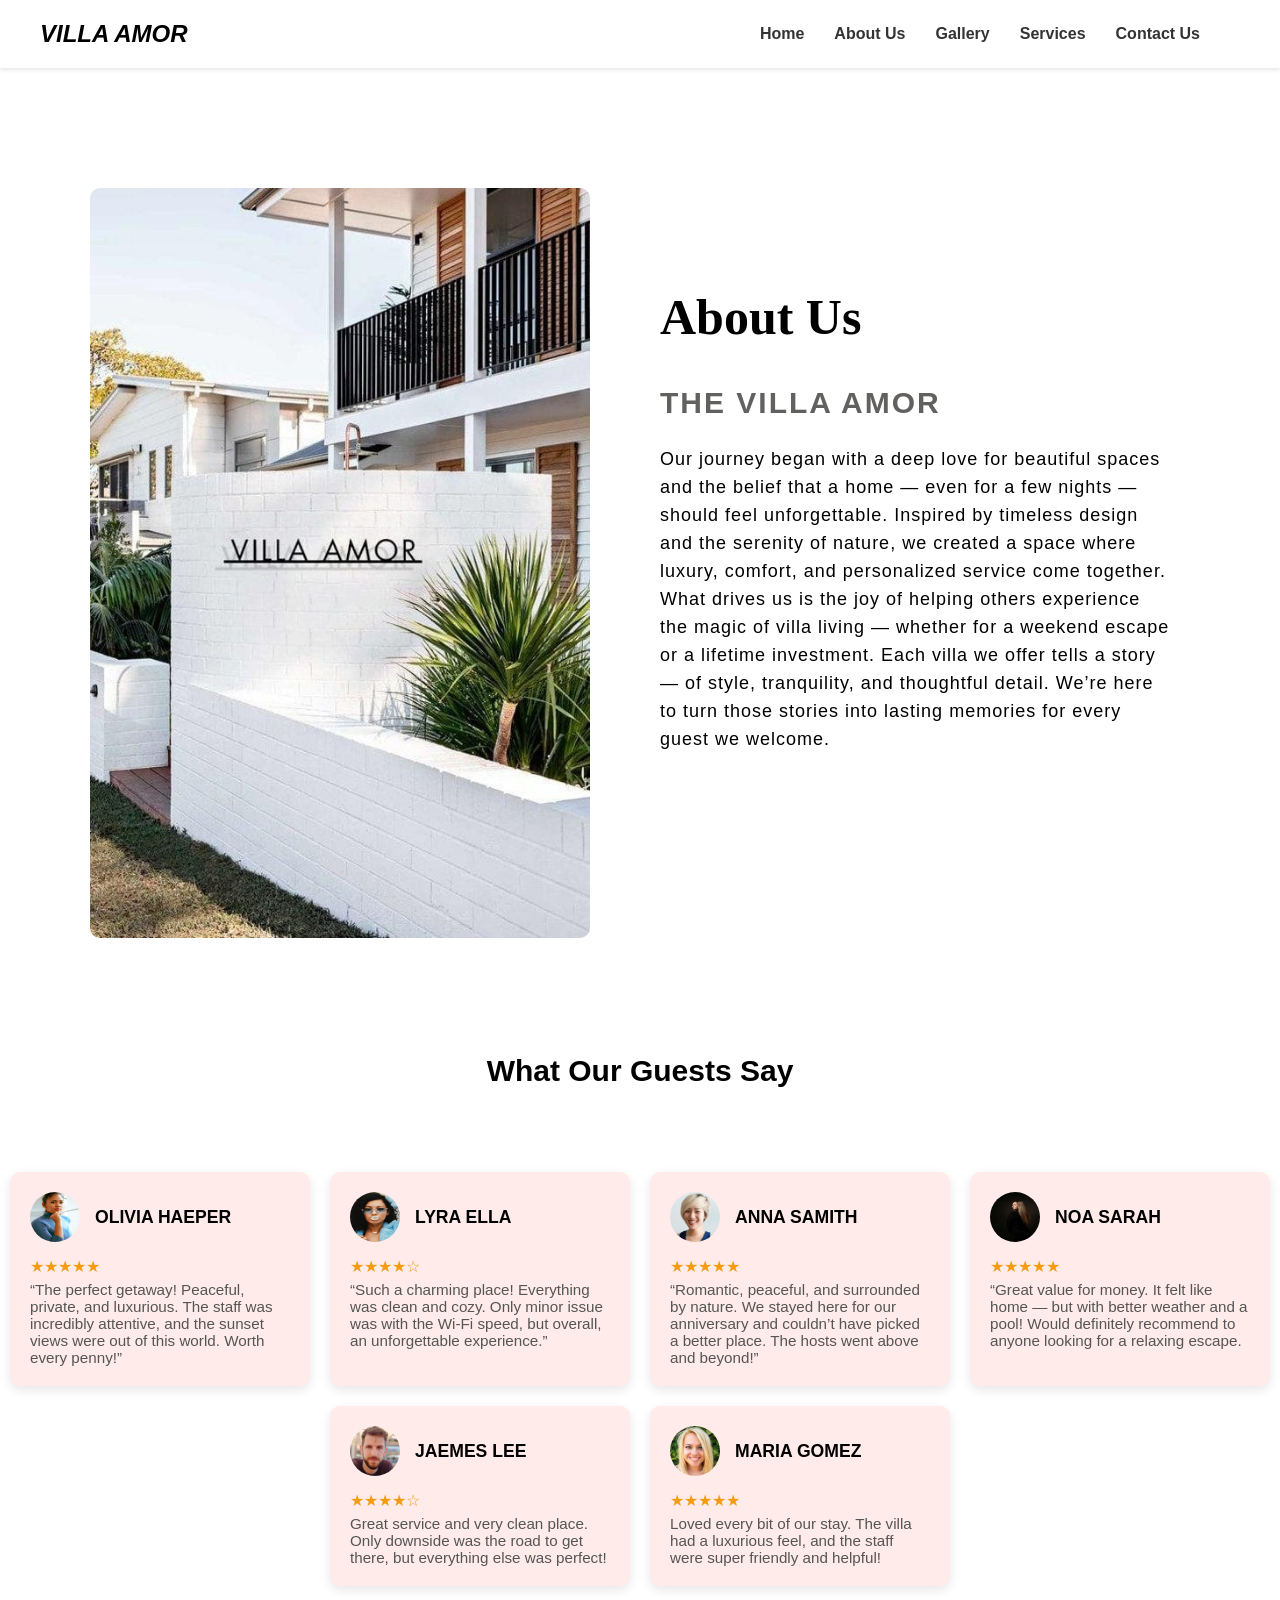
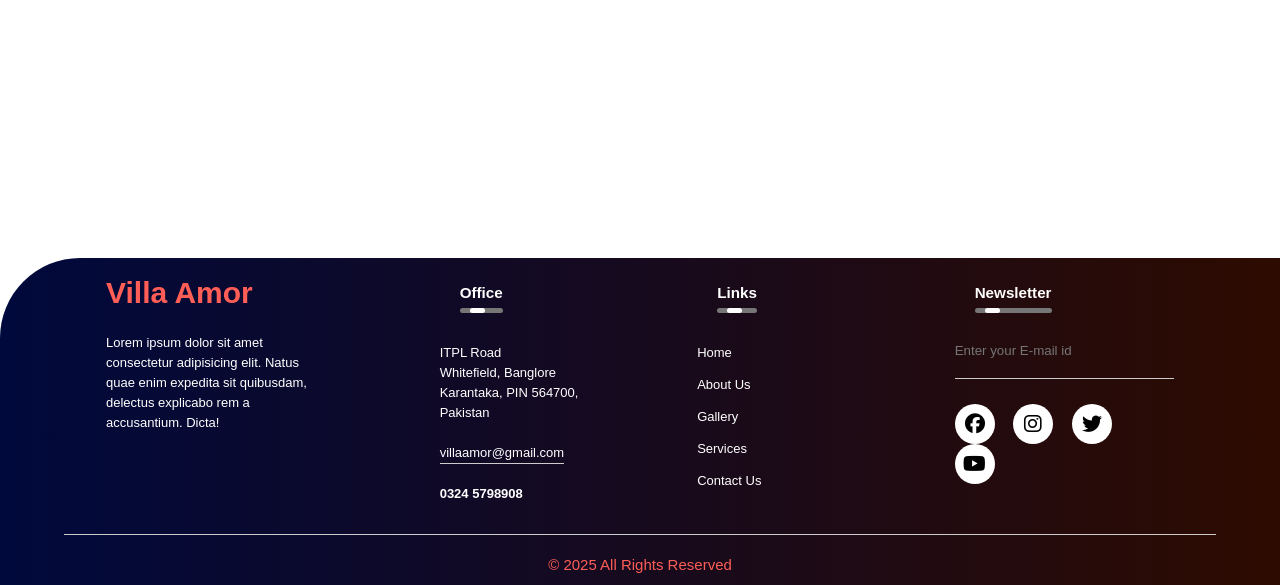
<file: about.html>
<!DOCTYPE html>
<html lang="en">
<head>
    <meta charset="UTF-8">
    <meta name="viewport" content="width=device-width, initial-scale=1.0">
    <title>VILLA AMOR</title>
    

     <link rel="stylesheet" href="https://cdnjs.cloudflare.com/ajax/libs/font-awesome/6.7.2/css/all.min.css" integrity="sha512-Evv84Mr4kqVGRNSgIGL/F/aIDqQb7xQ2vcrdIwxfjThSH8CSR7PBEakCr51Ck+w+/U6swU2Im1vVX0SVk9ABhg==" crossorigin="anonymous" referrerpolicy="no-referrer" />
    <link rel="stylesheet" href="css/about.css">
</head>

<body>

    <!-- navbar -->
   <header class="navbar">
    <div class="logo"> <i>VILLA AMOR</i></div>

    <nav class="nav-links" id="navLinks">
      <a href="index.html" >Home</a>
      <a href="about.html">About Us</a>
      <a href="gallery.html">Gallery</a>
      <a href="services.html">Services</a>
       <a href="contact.html">Contact Us</a>
     
    </nav>

   

    <div class="menu-toggle" id="menuToggle">&#9776;</div>
  </header>

  <!-- about information -->
   <section class="about">
        <div class="main" >
            <img src="images/about pic.jpg" alt="">
            <div class="about-text">
                <h1>About Us</h1>
                <h2>THE VILLA AMOR</h2>
                <P>Our journey began with a deep love for beautiful spaces and the belief that a home — even for a few nights — should feel unforgettable. Inspired by timeless design and the serenity of nature, we created a space where luxury, comfort, and personalized service come together. What drives us is the joy of helping others experience the magic of villa living — whether for a weekend escape or a lifetime investment.
               Each villa we offer tells a story — of style, tranquility, and thoughtful detail. We’re here to turn those stories into lasting memories for every guest we welcome.</P>
               
            </div> 

        </div>
    </section>

    <br>
    <br>

    
    <!-- review section -->

     <h2>What Our Guests Say</h2>
     <br>
     <br>
     <br>

  <div class="reviews-container">

    <div class="review-card">
      <div class="reviewer-info">
        <img src="images/dp1.jpg" alt="Anna">
        <div class="reviewer-name">OLIVIA HAEPER</div>
      </div>
      <div class="stars">★★★★★</div>
      <div class="review-text">
        “The perfect getaway! Peaceful, private, and luxurious. The staff was incredibly attentive, and the sunset views were out of this world. Worth every penny!”
      </div>
    </div>

<div class="review-card">
      <div class="reviewer-info">
        <img src="images/dp2.jpg" alt="Anna">
        <div class="reviewer-name">LYRA ELLA</div>
      </div>
      <div class="stars">★★★★☆</div>
      <div class="review-text">
        “Such a charming place! Everything was clean and cozy. Only minor issue was with the Wi-Fi speed, but overall, an unforgettable experience.”
      </div>
    </div>

    <div class="review-card">
      <div class="reviewer-info">
        <img src="images/dp3.jpg" alt="Anna">
        <div class="reviewer-name">ANNA SAMITH</div>
      </div>
      <div class="stars">★★★★★</div>
      <div class="review-text">
        “Romantic, peaceful, and surrounded by nature. We stayed here for our anniversary and couldn’t have picked a better place. The hosts went above and beyond!”
      </div>
    </div>

    <div class="review-card">
      <div class="reviewer-info">
        <img src="images/dp4.jpg" alt="Anna">
        <div class="reviewer-name">NOA SARAH</div>
      </div>
      <div class="stars">★★★★★</div>
      <div class="review-text">
      “Great value for money. It felt like home — but with better weather and a pool! Would definitely recommend to anyone looking for a relaxing escape.
      </div>
    </div>


    <div class="review-card">
      <div class="reviewer-info">
        <img src="images/dp5.jpg" alt="James">
        <div class="reviewer-name">JAEMES LEE</div>
      </div>
      <div class="stars">★★★★☆</div>
      <div class="review-text">
        Great service and very clean place. Only downside was the road to get there, but everything else was perfect!
      </div>
    </div>

    <div class="review-card">
      <div class="reviewer-info">
        <img src="images/dp6.jpg" alt="Maria">
        <div class="reviewer-name">MARIA GOMEZ</div>
      </div>
      <div class="stars">★★★★★</div>
      <div class="review-text">
        Loved every bit of our stay. The villa had a luxurious feel, and the staff were super friendly and helpful!
      </div>
    </div>

  </div>
<br>
<br>
<br>
<br>
    <!-- footer -->
     <footer class="villa-footer">
  <div class="villa-row">
    <div class="villa-col">
      <h1 class="villa-title">Villa Amor</h1>
      <p>Lorem ipsum dolor sit amet consectetur adipisicing elit. Natus quae enim expedita sit quibusdam, delectus explicabo rem a accusantium. Dicta!</p>
    </div>
    <div class="villa-col">
      <h3>Office <div class="villa-underline"><span></span></div></h3>
      <p>ITPL Road <br>Whitefield, Banglore <br>Karantaka, PIN 564700, Pakistan</p>
      <p class="villa-email-id">villaamor@gmail.com</p>
      <h4>0324 5798908</h4>
    </div>
    <div class="villa-col">
      <h3>Links <div class="villa-underline"><span></span></div></h3>
      <ul>
        <li><a href="index.html">Home</a></li>
        <li><a href="about.html">About Us</a></li>
        <li><a href="gallery.html">Gallery</a></li>
        <li><a href="services.html">Services</a></li>
        <li><a href="contact.html">Contact Us</a></li>
      </ul>
    </div>
    <div class="villa-col">
      <h3>Newsletter <div class="villa-underline"><span></span></div></h3>
      <form class="villa-form">
        <input type="email" placeholder="Enter your E-mail id" required>
      </form>
      <div class="villa-social-icons">
        <a href=""><i class="fa-brands fa-facebook"></i></a>
        <a href=""><i class="fa-brands fa-instagram"></i></a>
        <a href=""><i class="fa-brands fa-twitter"></i></a>
        <a href=""><i class="fa-brands fa-youtube"></i></a>
      </div>
    </div>
  </div>
  <hr>
  <p class="villa-copyright"> &copy; 2025 All Rights Reserved</p>
</footer>

</body>
<script>
    const menuToggle = document.getElementById('menuToggle');
    const navLinks = document.getElementById('navLinks');

    menuToggle.addEventListener('click', () => {
      navLinks.classList.toggle('active');
    });
</script>
<script src="https://cdn.jsdelivr.net/npm/bootstrap@5.3.6/dist/js/bootstrap.bundle.min.js" integrity="sha384-j1CDi7MgGQ12Z7Qab0qlWQ/Qqz24Gc6BM0thvEMVjHnfYGF0rmFCozFSxQBxwHKO" crossorigin="anonymous"></script>
</html>
</file>
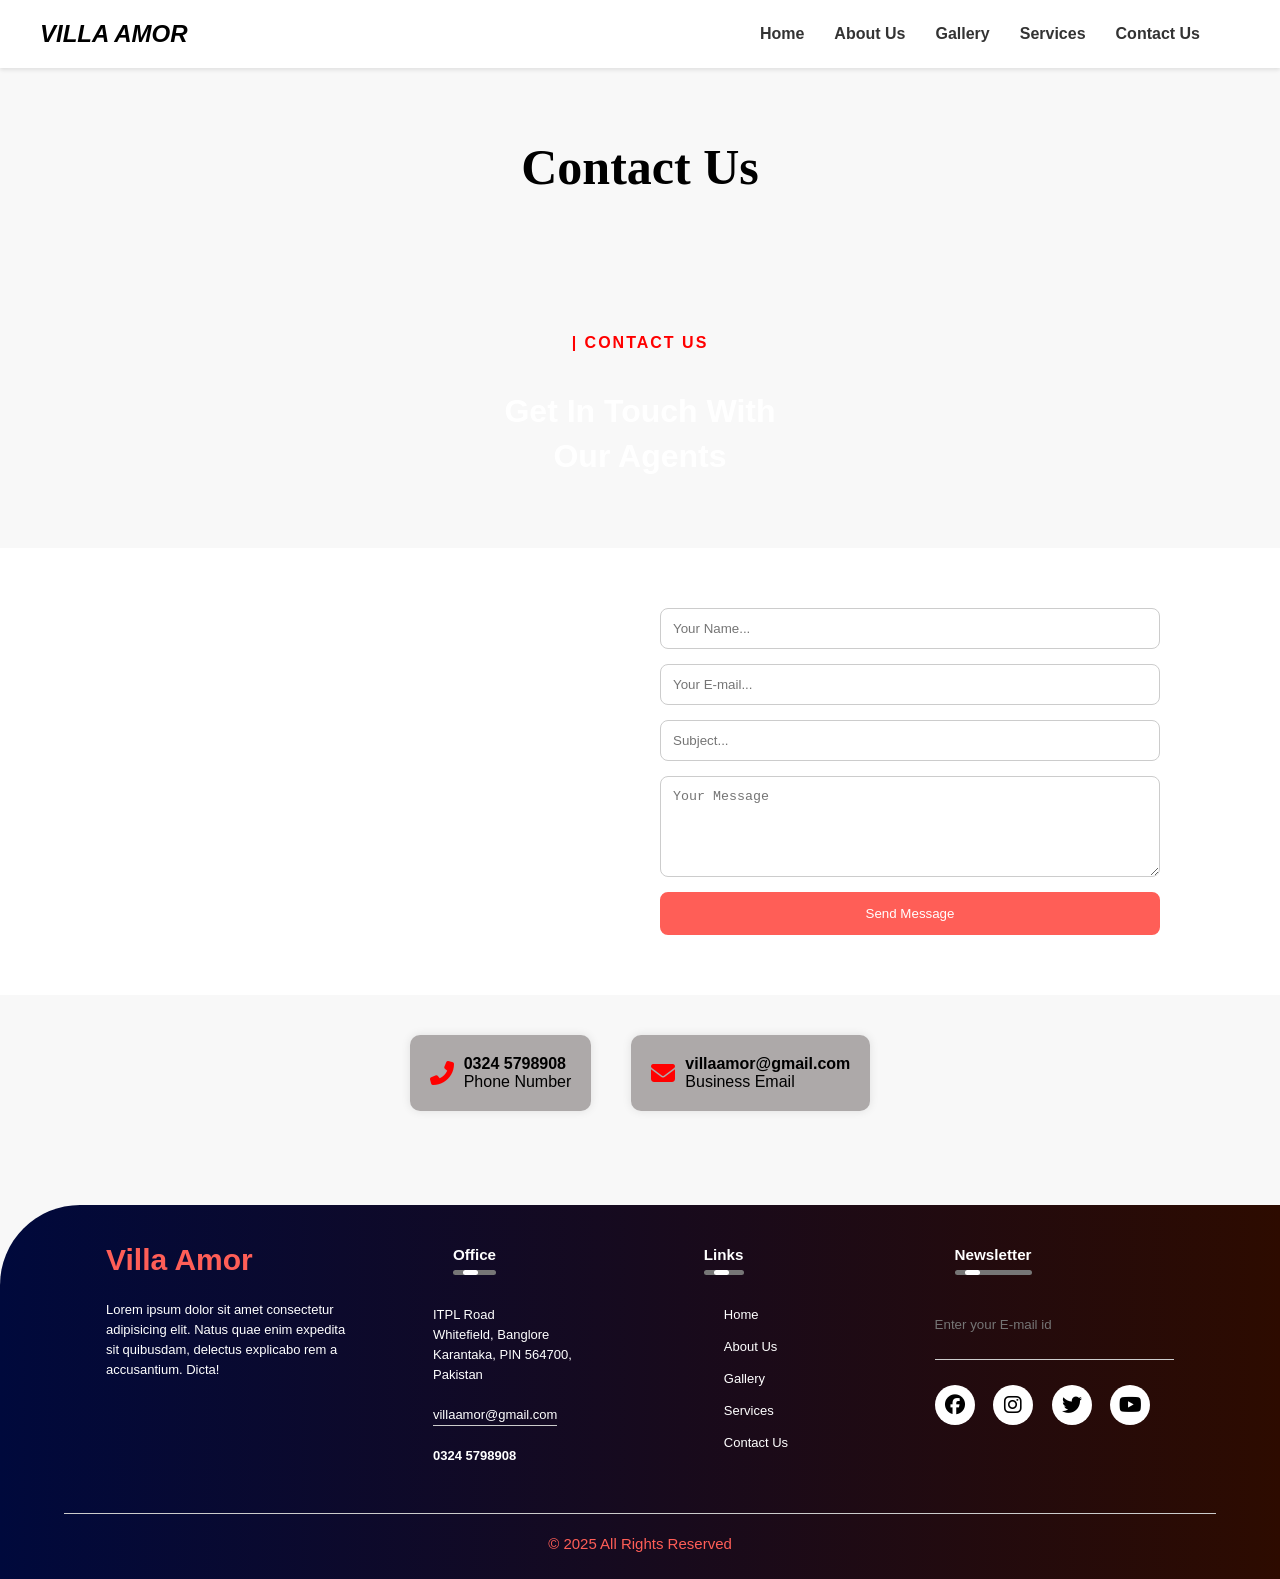
<file: contact.html>
<!DOCTYPE html>
<html lang="en">

<head>
  <meta charset="UTF-8">
  <meta name="viewport" content="width=device-width, initial-scale=1.0">
  <title>VILLA AMOR</title>
  <link rel="stylesheet" href="https://cdnjs.cloudflare.com/ajax/libs/font-awesome/6.7.2/css/all.min.css"
    integrity="sha512-Evv84Mr4kqVGRNSgIGL/F/aIDqQb7xQ2vcrdIwxfjThSH8CSR7PBEakCr51Ck+w+/U6swU2Im1vVX0SVk9ABhg=="
    crossorigin="anonymous" referrerpolicy="no-referrer" />
  <link rel="stylesheet" href="css/contact.css">




</head>

<body>
  <!-- navbar -->
  <header class="navbar">
    <div class="logo"> <i>VILLA AMOR</i></div>

    <nav class="nav-links" id="navLinks">
      <a href="index.html">Home</a>
      <a href="about.html">About Us</a>
      <a href="gallery.html">Gallery</a>
      <a href="services.html">Services</a>
      <a href="contact.html">Contact Us</a>

    </nav>



    <div class="menu-toggle" id="menuToggle">&#9776;</div>
  </header>

  <!-- header -->
  <div class="header">
    <h1>Contact Us </h1>
  </div>
  <!-- section -->
  <section class="contact-section">
    <p class="section-label">| CONTACT US</p>
    <h1 class="section-heading">Get In Touch With<br>Our Agents</h1>
  </section>
  <br>
  <br>
  <!-- map  -->
  <div class="contact-container">
    <div class="map ">
      <iframe
        src="https://www.google.com/maps/embed?pb=!1m18!1m12!1m3!1d3728.0271055911403!2d-105.44782982569848!3d20.87095769318161!2m3!1f0!2f0!3f0!3m2!1i1024!2i768!4f13.1!3m3!1m2!1s0x8421167ae788ab07%3A0xe905f2f97067241f!2sThe%20Original%20Villa%20Amor!5e0!3m2!1sen!2s!4v1746993008045!5m2!1sen!2s"
        width="400" height="300" style="border:0;" allowfullscreen="" loading="lazy"
        referrerpolicy="no-referrer-when-downgrade"></iframe>
    </div>
    <!-- form -->
    <div class="form">
      <form>
        <input type="text" id="name" placeholder="Your Name..." required>
        <input type="email" id="email" placeholder="Your E-mail..." required>
        <input type="text" id="subject" placeholder="Subject..." required>
        <textarea id="msg" placeholder="Your Message" rows="5" required></textarea>
        <button id="sndMsg" type="submit">Send Message</button>
      </form>
    </div>
  </div>
  <!-- contact info -->
  <div class="contact-info">
    <div class="info-box">
      <i class="fas fa-phone-alt"></i>
      <div>
        <strong>0324 5798908</strong><br>Phone Number
      </div>
    </div>
    <div class="info-box">
      <i class="fas fa-envelope"></i>
      <div>
        <strong>villaamor@gmail.com</strong><br>Business Email
      </div>
    </div>
  </div>
  <br>
  <br>
  <br>
  <!-- footer -->
  <footer class="villa-footer">
    <div class="villa-row">
      <div class="villa-col">
        <h1 class="villa-title">Villa Amor</h1>
        <p>Lorem ipsum dolor sit amet consectetur adipisicing elit. Natus quae enim expedita sit quibusdam, delectus
          explicabo rem a accusantium. Dicta!</p>
      </div>
      <div class="villa-col">
        <h3>Office <div class="villa-underline"><span></span></div>
        </h3>
        <p>ITPL Road <br>Whitefield, Banglore <br>Karantaka, PIN 564700, Pakistan</p>
        <p class="villa-email-id">villaamor@gmail.com</p>
        <h4>0324 5798908</h4>
      </div>
      <div class="villa-col">
        <h3>Links <div class="villa-underline"><span></span></div>
        </h3>
        <ul>
          <li><a href="index.html">Home</a></li>
          <li><a href="about.html">About Us</a></li>
          <li><a href="gallery.html">Gallery</a></li>
          <li><a href="services.html">Services</a></li>
          <li><a href="contact.html">Contact Us</a></li>
        </ul>
      </div>
      <div class="villa-col">
        <h3>Newsletter <div class="villa-underline"><span></span></div>
        </h3>
        <form class="villa-form">

          <input type="email" placeholder="Enter your E-mail id" required>
        </form>
        <div class="villa-social-icons">
          <a href=""><i class="fa-brands fa-facebook"></i></a>
          <a href=""><i class="fa-brands fa-instagram"></i></a>
          <a href=""><i class="fa-brands fa-twitter"></i></a>
          <a href=""><i class="fa-brands fa-youtube"></i></a>
        </div>
      </div>
    </div>
    <hr>
    <p class="villa-copyright"> &copy; 2025 All Rights Reserved</p>
  </footer>
</body>






<script>

  // navbar script
  const menuToggle = document.getElementById('menuToggle');
  const navLinks = document.getElementById('navLinks');

  menuToggle.addEventListener('click', () => {
    navLinks.classList.toggle('active');
  });


  // button script
  document.getElementById('sndMsg').addEventListener('click', function () {
    const name = document.getElementById('name');
    const email = document.getElementById('email');
    const msg = document.getElementById('msg');
    const subject = document.getElementById('subject');
    if (name && email && msg && subject) {
      alert('Thanks for your message');
    }

  });
</script>


</html>
</file>
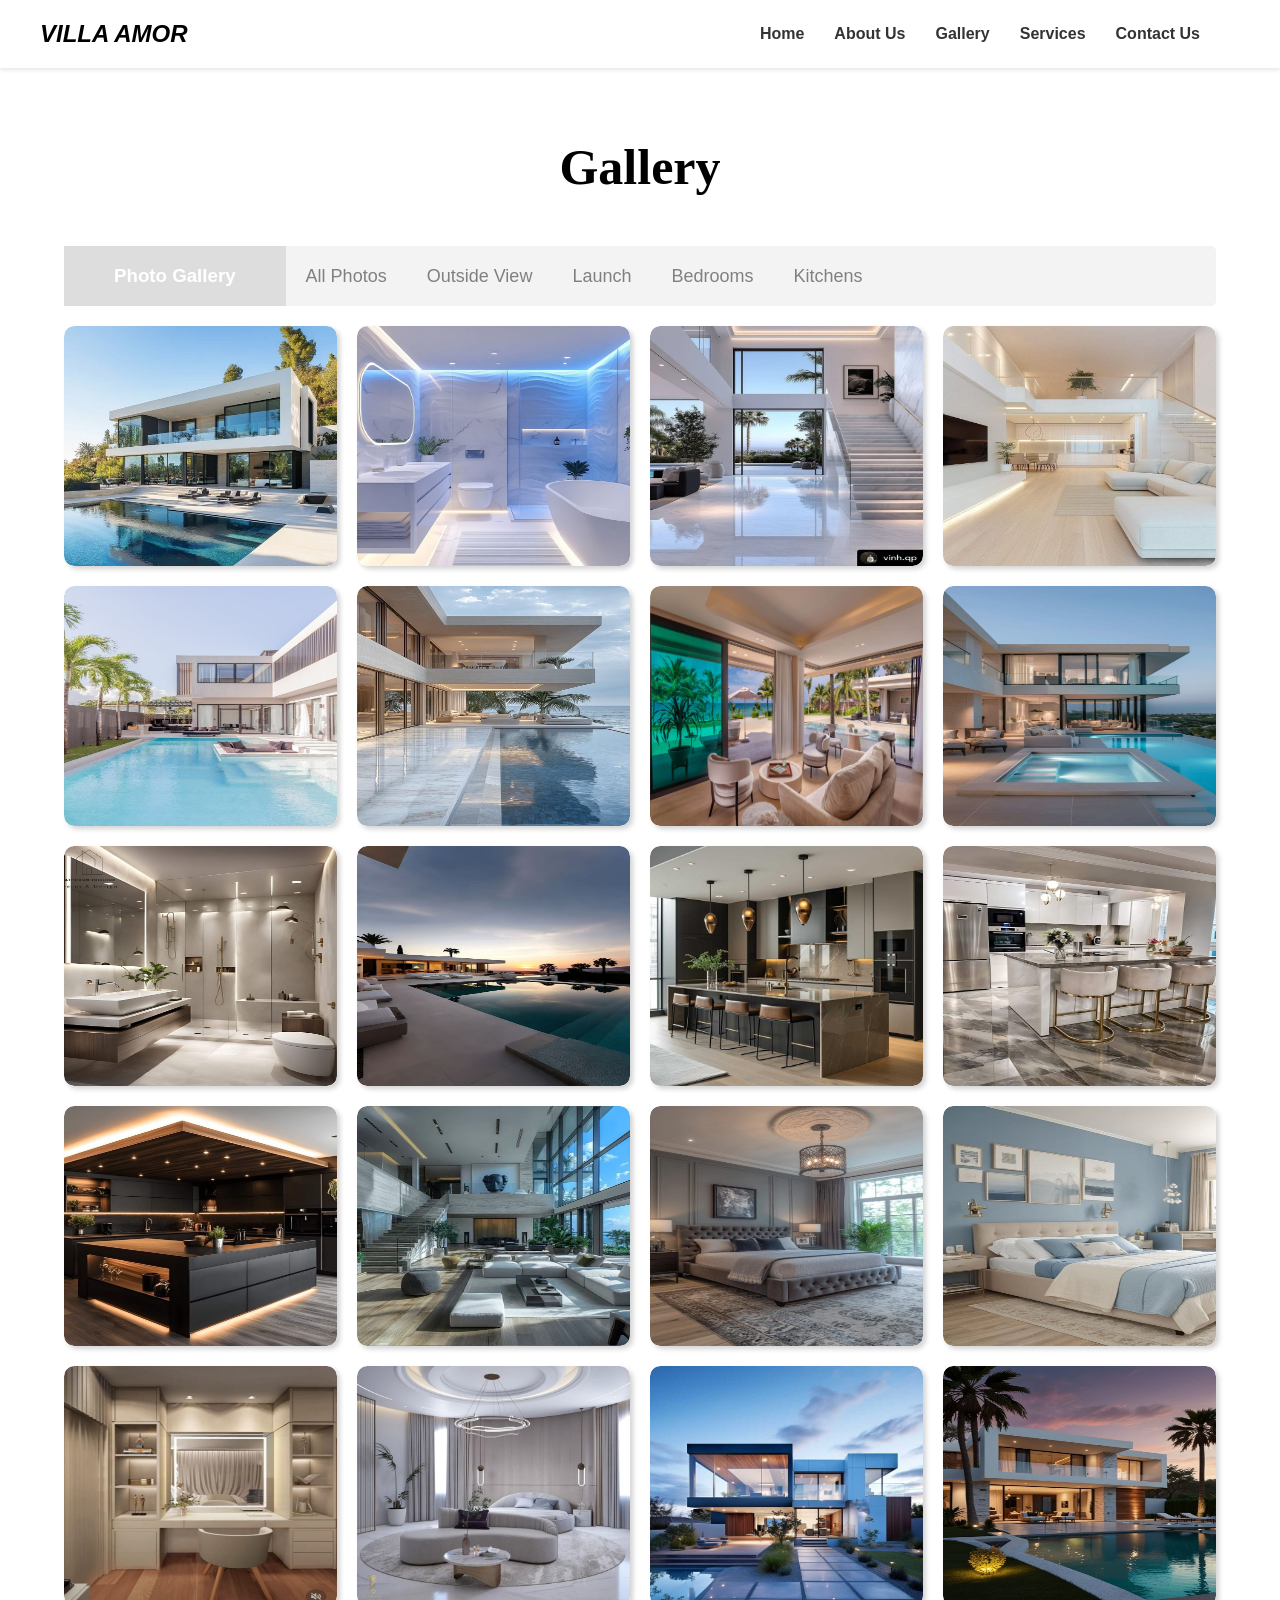
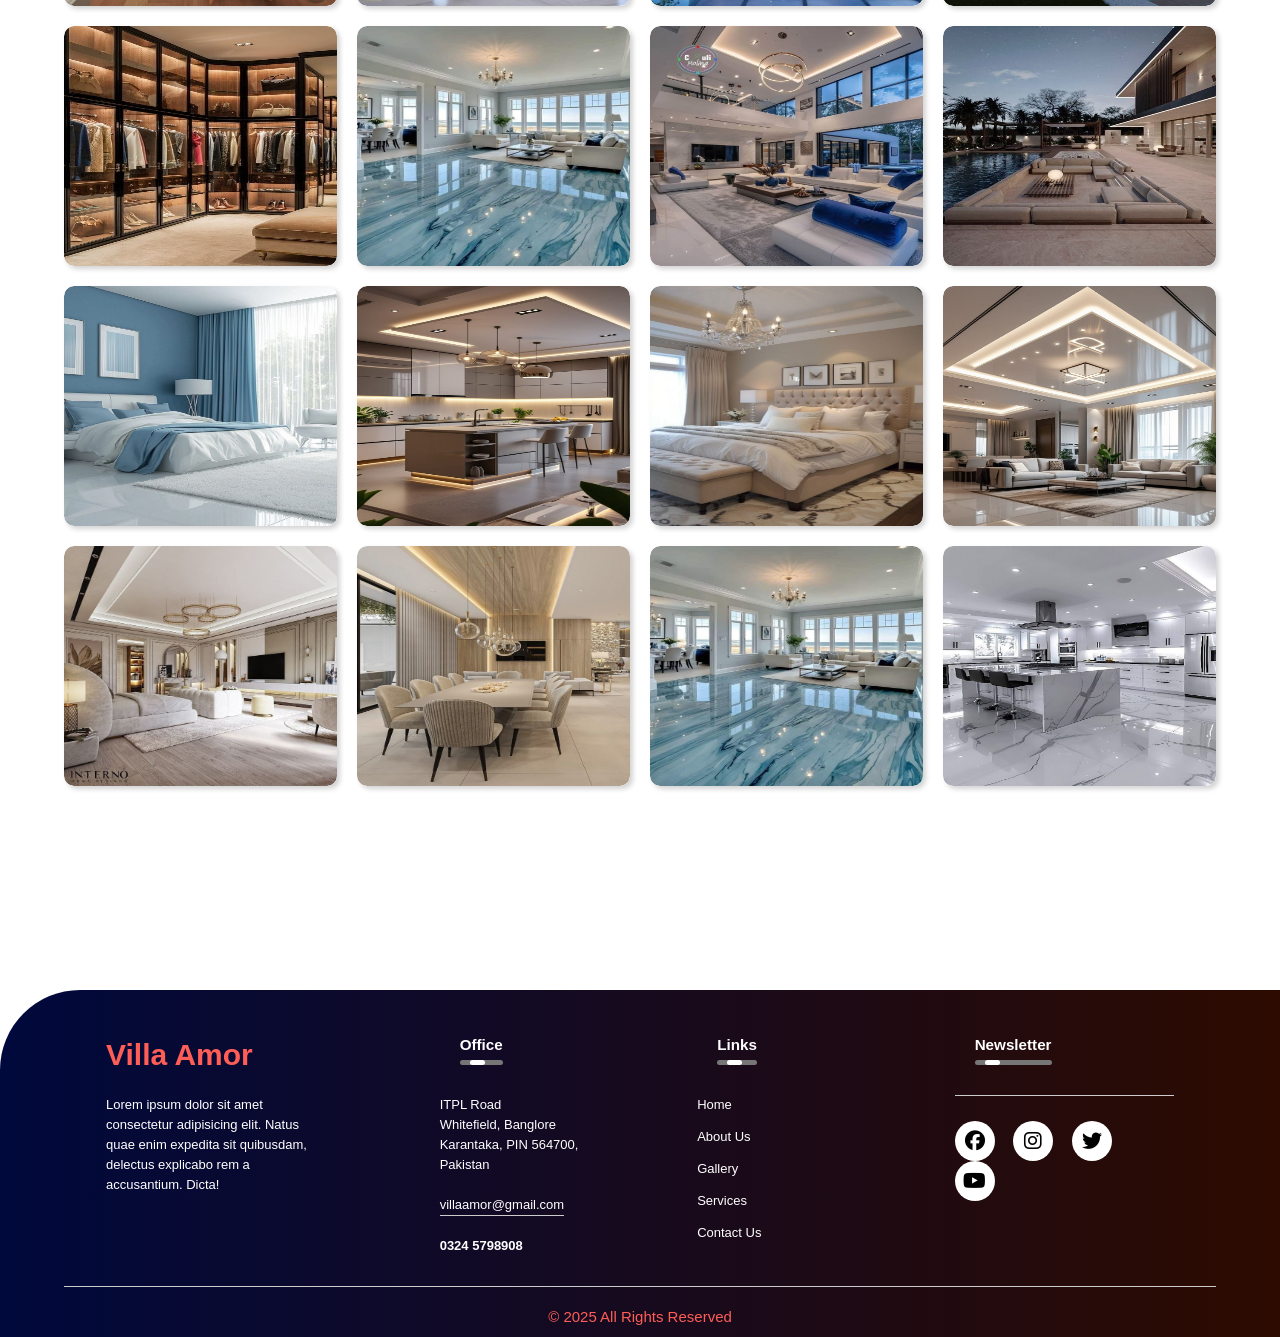
<file: gallery.html>
<!DOCTYPE html>
<html lang="en">

<head>
    <meta charset="UTF-8">
    <meta name="viewport" content="width=device-width, initial-scale=1.0">
    <title>VILLA AMOR</title>
    <link rel="stylesheet" href="https://cdnjs.cloudflare.com/ajax/libs/font-awesome/6.7.2/css/all.min.css"
        integrity="sha512-Evv84Mr4kqVGRNSgIGL/F/aIDqQb7xQ2vcrdIwxfjThSH8CSR7PBEakCr51Ck+w+/U6swU2Im1vVX0SVk9ABhg=="
        crossorigin="anonymous" referrerpolicy="no-referrer" />
    <link rel="stylesheet" href="css/gallery.css">
</head>



<body>
    <!-- navbar -->
    <header class="navbar">
        <div class="logo"> <i>VILLA AMOR</i></div>

        <nav class="nav-links" id="navLinks">
            <a href="index.html">Home</a>
            <a href="about.html">About Us</a>
            <a href="gallery.html">Gallery</a>
            <a href="services.html">Services</a>
            <a href="contact.html">Contact Us</a>

        </nav>
        <div class="menu-toggle" id="menuToggle">&#9776;</div>
    </header>


    <!-- gallery nav -->

    <input type="radio" name="photos" id="check1" checked>
    <input type="radio" name="photos" id="check2">
    <input type="radio" name="photos" id="check3">
    <input type="radio" name="photos" id="check4">
    <input type="radio" name="photos" id="check5">


    <div class="wrapper">
        <div class="container">
            <h1>Gallery</h1>
        </div>


        <div class="top-content">
            <h3>Photo Gallery</h3>
            <label for="check1">All Photos</label>
            <label for="check2">Outside View</label>
            <label for="check3">Launch</label>
            <label for="check4">Bedrooms</label>
            <label for="check5">Kitchens</label>
        </div>


        <!-- photo gallery -->


        <div class="photo-gallery">
            <div class="pic Outside">
                <img src="images/pic1.jpg">
            </div>
            <div class="pic pics">
                <img src="images/pic 2.jpg">
            </div>
            <div class="pic Launch">
                <img src="images/pic 3.jpg">
            </div>
            <div class="pic Launch">
                <img src="images/pic4.jpg">
            </div>
            <div class="pic Outside">
                <img src="images/pic5.jpg">
            </div>
            <div class="pic Outside">
                <img src="images/pic6.jpg">
            </div>
            <div class="pic Launch">
                <img src="images/pic 7.jpg">
            </div>
            <div class="pic Outside">
                <img src="images/pic8.jpg">
            </div>
            <div class="pic pics">
                <img src="images/pic35.jpg">
            </div>
            <div class="pic Outside">
                <img src="images/pic23.jpg">
            </div>
            <div class="pic Kitchens">
                <img src="images/pic11.jpg">
            </div>
            <div class="pic Kitchens">
                <img src="images/pic12.jpg">
            </div>
            <div class="pic Kitchens">
                <img src="images/pic13.jpg">
            </div>
            <div class="pic Launch">
                <img src="images/pic14.jpg">
            </div>
            <div class="pic Bedrooms">
                <img src="images/pic 15.jpg">
            </div>
            <div class="pic Bedrooms">
                <img src="images/pic 17.jpg">
            </div>
            <div class="pic pic">
                <img src="images/pic18.jpg">
            </div>
            <div class="pic Bedrooms">
                <img src="images/pic16.jpg">
            </div>
            <div class="pic Outside">
                <img src="images/pic21.jpg">
            </div>
            <div class="pic Outside">
                <img src="images/pic22.jpg">
            </div>
            <div class=" pic Bedrooms">
                <img src="images/pic10.jpg">
            </div>
            <div class="pic Launch">
                <img src="images/pic24.jpg">
            </div>
            <div class="pic Launch">
                <img src="images/pic25.jpg">
            </div>
            <div class="pic Bedrooms">
                <img src="images/pic26.jpg">
            </div>
            <div class="pic Bedrooms">
                <img src="images/pic27.jpg">
            </div>
            <div class="pic Kitchens">
                <img src="images/pic32.jpg">
            </div>
            <div class="pic Bedrooms">
                <img src="images/pic29.jpg">
            </div>
            <div class="pic Launch">
                <img src="images/pic31.jpg">
            </div>
            <div class="pic Bedrooms">
                <img src="images/pic28.jpg">
            </div>
            <div class="pic Kitchens">
                <img src="images/pic36.jpg">
            </div>
            <div class="pic Launch">
                <img src="images/pic24.jpg">
            </div>
            <div class="pic Kitchens">
                <img src="images/pic 9.jpg">
            </div>



        </div>
    </div>
    <br>
    <br>
    <br>
    <!-- footer -->

    <footer class="villa-footer">
        <div class="villa-row">
            <div class="villa-col">
                <h1 class="villa-title">Villa Amor</h1>
                <p>Lorem ipsum dolor sit amet consectetur adipisicing elit. Natus quae enim expedita sit quibusdam,
                    delectus
                    explicabo rem a accusantium. Dicta!</p>
            </div>
            <div class="villa-col">
                <h3>Office <div class="villa-underline"><span></span></div>
                </h3>
                <p>ITPL Road <br>Whitefield, Banglore <br>Karantaka, PIN 564700, Pakistan</p>
                <p class="villa-email-id">villaamor@gmail.com</p>
                <h4>0324 5798908</h4>
            </div>
            <div class="villa-col">
                <h3>Links <div class="villa-underline"><span></span></div>
                </h3>
                <ul>
                    <li><a href="index.html">Home</a></li>
                    <li><a href="about.html">About Us</a></li>
                    <li><a href="gallery.html">Gallery</a></li>
                    <li><a href="services.html">Services</a></li>
                    <li><a href="contact.html">Contact Us</a></li>
                </ul>
            </div>
            <div class="villa-col">
                <h3>Newsletter <div class="villa-underline"><span></span></div>
                </h3>
                <form class="villa-form">

                    <input type="email" placeholder="Enter your E-mail id" required>
                </form>
                <div class="villa-social-icons">
                    <a href=""><i class="fa-brands fa-facebook"></i></a>
                    <a href=""><i class="fa-brands fa-instagram"></i></a>
                    <a href=""><i class="fa-brands fa-twitter"></i></a>
                    <a href=""><i class="fa-brands fa-youtube"></i></a>
                </div>
            </div>
        </div>
        <hr>
        <p class="villa-copyright"> &copy; 2025 All Rights Reserved</p>
    </footer>










</body>
<!-- navbar script -->
<script>
    const menuToggle = document.getElementById('menuToggle');
    const navLinks = document.getElementById('navLinks');

    menuToggle.addEventListener('click', () => {
        navLinks.classList.toggle('active');
    });
</script>


</html>
</file>
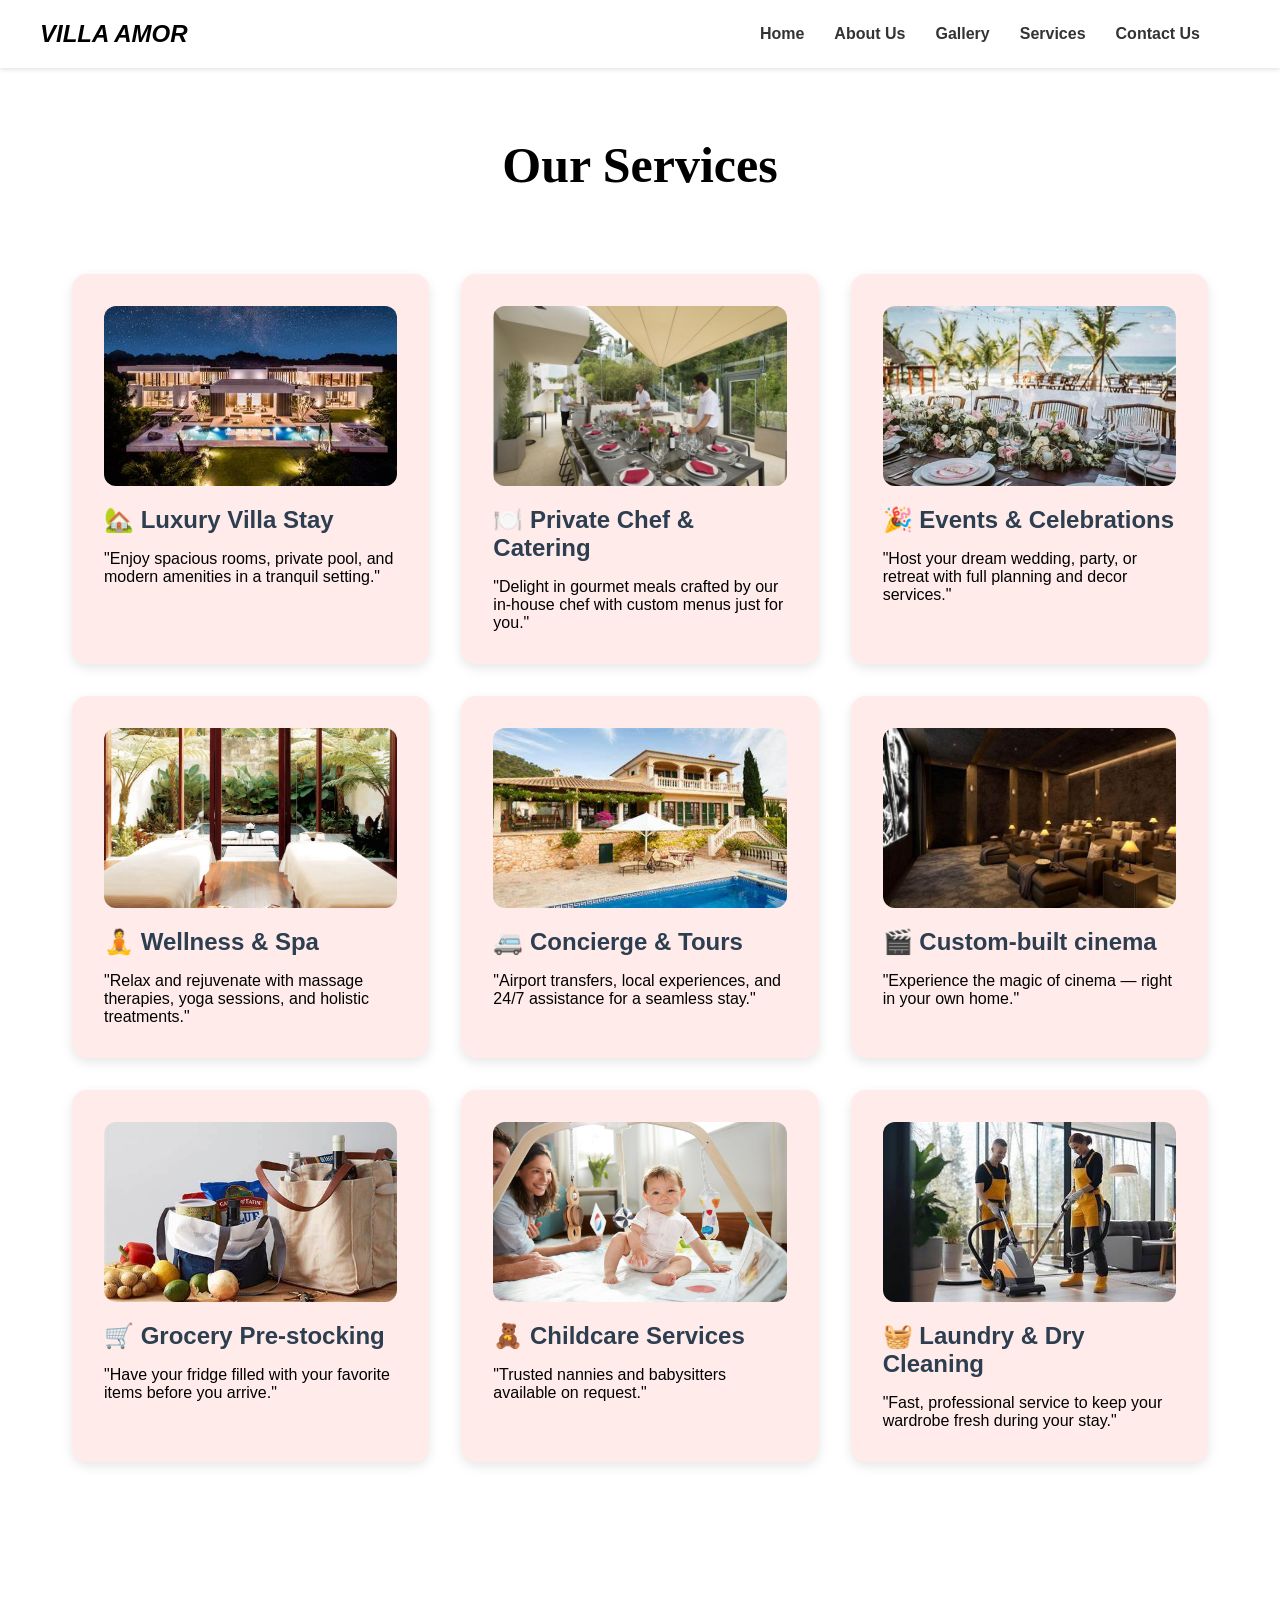
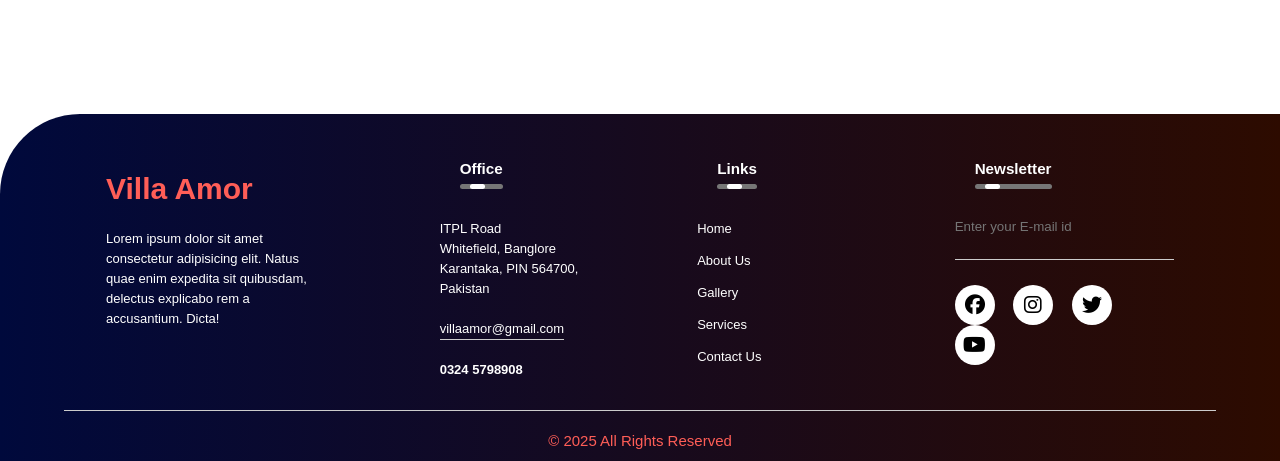
<file: services.html>
<!DOCTYPE html>
<html lang="en">

<head>
  <meta charset="UTF-8">
  <meta name="viewport" content="width=device-width, initial-scale=1.0">
  <title>VILLA AMOR</title>
  <link rel="stylesheet" href="https://cdnjs.cloudflare.com/ajax/libs/font-awesome/6.7.2/css/all.min.css"
    integrity="sha512-Evv84Mr4kqVGRNSgIGL/F/aIDqQb7xQ2vcrdIwxfjThSH8CSR7PBEakCr51Ck+w+/U6swU2Im1vVX0SVk9ABhg=="
    crossorigin="anonymous" referrerpolicy="no-referrer" />
  <link rel="stylesheet" href="css/services.css">
</head>



<body>
  <!-- navbar -->
  <header class="navbar">
    <div class="logo"> <i>VILLA AMOR</i></div>

    <nav class="nav-links" id="navLinks">
      <a href="index.html">Home</a>
      <a href="about.html">About Us</a>
      <a href="gallery.html">Gallery</a>
      <a href="services.html">Services</a>
      <a href="contact.html">Contact Us</a>

    </nav>
    <div class="menu-toggle" id="menuToggle">&#9776;</div>
  </header>

  <!-- 
heading -->
  <div class="header">
    <h1>Our Services </h1>
  </div>



  <!-- servive section -->
  <section class="services-container">

    <div class="service-card">
      <img src="images/services pic1.jpg"
        alt="Luxury Villa Stay" />
      <h2>🏡 Luxury Villa Stay</h2>
      <p>"Enjoy spacious rooms, private pool, and modern amenities in a tranquil setting."</p>
    </div>

    <div class="service-card">
      <img src="images/services pic 2.jpg"
        alt="Private Chef & Catering">
      <h2>🍽️ Private Chef & Catering</h2>
      <p>"Delight in gourmet meals crafted by our in-house chef with custom menus just for you."</p>
    </div>

    <div class="service-card">
      <img src="images/services pic 3.jpg"
        alt="Events & Celebrations">
      <h2>🎉 Events & Celebrations</h2>
      <p>"Host your dream wedding, party, or retreat with full planning and decor services."</p>
    </div>

    <div class="service-card">
      <img src="images/services pic 4.jpg"
        alt="Wellness & Spa">
      <h2>🧘 Wellness & Spa</h2>
      <p>"Relax and rejuvenate with massage therapies, yoga sessions, and holistic treatments."</p>
    </div>

    <div class="service-card">
      <img src="images/services pic 5.jpg"
        alt="Concierge & Tours">
      <h2>🚐 Concierge & Tours</h2>
      <p>"Airport transfers, local experiences, and 24/7 assistance for a seamless stay."</p>
    </div>

    <div class="service-card">
      <img src="images/services pic 6.jpg"
        alt="built cniema">
      <h2>🎬 Custom-built cinema</h2>
      <p>"Experience the magic of cinema — right in your own home."</p>
    </div>

    <div class="service-card">
      <img src="images/services pic 7.jpg"
        alt="Grocery Pre-stocking">
      <h2>🛒 Grocery Pre-stocking</h2>
      <p>"Have your fridge filled with your favorite items before you arrive."</p>
    </div>

    <div class="service-card">
      <img src="images/services pic 8.jpg"
        alt="Childcare Services">
      <h2>🧸 Childcare Services</h2>
      <p>"Trusted nannies and babysitters available on request."</p>
    </div>

    <div class="service-card">
      <img src="images/services pic 9.jpg"
        alt="Laundry & Dry Cleaning">
      <h2>🧺 Laundry & Dry Cleaning</h2>
      <p>"Fast, professional service to keep your wardrobe fresh during your stay."</p>
    </div>
  </section>
  <br>
  <br>
  <br>
  <!-- footer -->
  <footer class="villa-footer">
    <div class="villa-row">
      <div class="villa-col">
        <h1 class="villa-title">Villa Amor</h1>
        <p>Lorem ipsum dolor sit amet consectetur adipisicing elit. Natus quae enim expedita sit quibusdam, delectus
          explicabo rem a accusantium. Dicta!</p>
      </div>
      <div class="villa-col">
        <h3>Office <div class="villa-underline"><span></span></div>
        </h3>
        <p>ITPL Road <br>Whitefield, Banglore <br>Karantaka, PIN 564700, Pakistan</p>
        <p class="villa-email-id">villaamor@gmail.com</p>
        <h4>0324 5798908</h4>
      </div>
      <div class="villa-col">
        <h3>Links <div class="villa-underline"><span></span></div>
        </h3>
        <ul>
          <li><a href="index.html">Home</a></li>
          <li><a href="about.html">About Us</a></li>
          <li><a href="gallery.html">Gallery</a></li>
          <li><a href="services.html">Services</a></li>
          <li><a href="contact.html">Contact Us</a></li>
        </ul>
      </div>
      <div class="villa-col">
        <h3>Newsletter <div class="villa-underline"><span></span></div>
        </h3>
        <form class="villa-form">
          <input type="email" placeholder="Enter your E-mail id" required>
        </form>
        <div class="villa-social-icons">
          <a href=""><i class="fa-brands fa-facebook"></i></a>
          <a href=""><i class="fa-brands fa-instagram"></i></a>
          <a href=""><i class="fa-brands fa-twitter"></i></a>
          <a href=""><i class="fa-brands fa-youtube"></i></a>
        </div>
      </div>
    </div>
    <hr>
    <p class="villa-copyright"> &copy; 2025 All Rights Reserved</p>
  </footer>
</body>


<script>
  // navbar script
  const menuToggle = document.getElementById('menuToggle');
  const navLinks = document.getElementById('navLinks');

  menuToggle.addEventListener('click', () => {
    navLinks.classList.toggle('active');
  });
</script>

</html>
</file>
<file: css/about.css>
* {
  margin: 0;
  padding: 0;
  font-family: Arial, sans-serif;
  box-sizing: border-box;
}

body {
  margin: 0;
}
 /* navbar */
.navbar {
  display: flex;
  justify-content: space-between;
  align-items: center;
  padding: 20px 40px;
  background-color: white;
  box-shadow: 0 2px 4px rgba(0, 0, 0, 0.1);
  position: relative;
}

.logo {
  font-size: 24px;
  font-weight: bold;
}

.nav-links {
  display: flex;
  gap: 30px;
  align-items: center;
  margin-right: 40px;

}

.nav-links a {
  text-decoration: none;
  color: #333;
  font-size: 14px;
  font-weight: 600;
  transition: color 0.3s;
  font-size: 16px;

}

.nav-links a.active {
  color: #ff5a3c;
  font-weight: 600;
}

.nav-links a:hover {
  color: #ff5a3c;
  font-weight: 600;
}



.visit-btn .calendar-icon {
  font-size: 16px;
}

.menu-toggle {
  display: none;
  font-size: 26px;
  cursor: pointer;
}

/* Responsive */
@media (max-width: 768px) {
  .nav-links {
    position: absolute;
    top: 70px;
    left: 0;
    right: 0;
    background-color: white;
    flex-direction: column;
    align-items: center;
    gap: 20px;
    padding: 20px 0;
    display: none;
    box-shadow: 0 2px 6px rgba(0, 0, 0, 0.15);
  }

  .nav-links.active {
    display: flex;
  }

  .menu-toggle {
    display: block;
  }

  .desktop-btn {
    display: none;
  }

  .mobile-btn {
    display: inline-flex;
  }

  h1 {
    margin-top: 50px;
  }
}

/* Hide mobile visit button on desktop */
@media (min-width: 769px) {
  .mobile-btn {
    display: none;
  }
}

/* about section css */
.about{
    width: 100%;
    padding: 80px 20px;
    

}
.about img{
    height: auto;
    width: 100%;
    max-width: 500px;
    border-radius: 10px;
    margin-top: 40px;
}
.about-text{
   max-width: 550px; 
   width: 100%;
   padding: 20px;
}
.main{
    width: 100%;
    max-width: 1130px;
    margin: 0 auto;
    display: flex;
    flex-wrap: wrap;
    align-items: center;
    justify-content: space-around;
    gap: 20px;
}
.about-text h1{
    color: black;
    font-size: 50px;
    font-family: Georgia, 'Times New Roman', Times, serif;
    font-weight: bold;
    margin-bottom: 40px;
}
.about-text h2{
    color: rgb(99, 96, 96);
    text-align: start;
    font-size: 30px;
   
    margin-bottom: 25px;
    letter-spacing: 2px;

}
.about-text p{
    color:black;
    letter-spacing: 1px;
    line-height: 28px;
    font-size: 18px;
    margin-bottom: 45px;
}
@media (max-width:768px) {
  .main{
    flex-direction: column;
    text-align: center;
  }
  .about-text h1,
  .about-text h2,
  .about-text p{
    text-align: center;
  }
  .about img{
    margin-bottom: 30px;
  }
}





/* review css */

h2{
  text-align: center;
  margin-bottom: 30px;
  color: black;
  font-size: 30px;
  font-weight: bold;
  font-family: Arial, Helvetica, sans-serif;
}
.reviews-container {
      display: flex;
      flex-wrap: wrap;
      gap: 20px;
      justify-content: center;
    }

    .review-card {
      background-color: #ffecea;
      border-radius: 10px;
      padding: 20px;
      box-shadow: 0 4px 12px rgba(0,0,0,0.1);
      width: 300px;
      transition: transform 0.3s ease;
    }

    .review-card:hover {
      transform: translateY(-5px);
    }

    .reviewer-info {
      display: flex;
      align-items: center;
      margin-bottom: 15px;
    }

    .reviewer-info img {
      width: 50px;
      height: 50px;
      border-radius: 50%;
      margin-right: 15px;
    }

    .reviewer-name {
      font-weight: bold;
      font-size: 1.1rem;
    }

    .stars {
      color: #f39c12;
      margin: 5px 0;
    }

    .review-text {
      font-size: 0.95rem;
      color: #555;
    }


/* footer css */

  .villa-footer {
  width: 100%;
  background: linear-gradient(to right, #00093c, #2d0b00);
  color: white;
  padding: 15px 0 10px;
  border-top-left-radius: 80px;
  font-size: 13px;
  line-height: 20px;
  margin-top: 200px;
}
.villa-footer .villa-row {
  width: 85%;
  margin: auto;
  display: flex;
  align-items: flex-start;
  justify-content: space-between;
  flex-wrap: wrap;
}
.villa-footer .villa-col {
  flex-basis: 22%;
  padding: 10px;
}
.villa-footer .villa-col:nth-child(2),
.villa-footer .villa-col:nth-child(3) {
  flex-basis: 15%;
}
.villa-footer .villa-title {
  font-size: 30px;
  margin-bottom: 30px;
  color: #ff5e57;
}
.villa-footer .villa-col h3 {
  width: fit-content;
  margin-bottom: 40px;
  position: relative;
  margin-left: 20px;
}
.villa-footer .villa-email-id {
  width: fit-content;
  border-bottom: 1px solid #ccc;
  margin: 20px 0;
}
.villa-footer ul li {
  list-style: none;
  margin-bottom: 12px;
}
.villa-footer ul li a {
  text-decoration: none;
  color: white;
  margin-right: 20px;
}
.villa-footer .villa-form {
  display: flex;
  align-items: center;
  justify-content: space-between;
  border-bottom: 1px solid #ccc;
  margin-bottom: 25px;
}
.villa-footer .villa-form input {
  width: 100%;
  background: transparent;
  color: #ccc;
  border: 0;
  outline: none;
  margin-bottom: 20px;
}
.villa-footer .villa-social-icons .fa-brands {
  width: 40px;
  height: 40px;
  border-radius: 50px;
  text-align: center;
  line-height: 40px;
  color: #000;
  background: #fff;
  font-size: 20px;
  margin-right: 15px;
  cursor: pointer;
}
.villa-footer hr {
  width: 90%;
  border: 0;
  border-bottom: 1px solid #ccc;
  margin: 20px auto;
}
.villa-footer .villa-copyright {
  text-align: center;
  font-size: 15px;
  margin-top: 20px;
  color: #ff5e57;
}
.villa-footer .villa-underline {
  width: 100%;
  height: 5px;
  background: #767676;
  border-radius: 3px;
  position: absolute;
  top: 25px;
  left: 0;
  overflow: hidden;
}
.villa-footer .villa-underline span {
  width: 15px;
  height: 100%;
  background: #fff;
  border-radius: 3px;
  position: absolute;
  top: 0;
  left: 10px;
  animation: villa-moving 2s linear infinite;
}
@keyframes villa-moving {
  0% {
    left: -20px;
  }
  100% {
    left: 100px;
  }
}
@media (max-width: 500px) {
  .villa-footer .villa-col {
    flex-basis: 100%;
  }
  .villa-footer .villa-col:nth-child(2),
  .villa-footer .villa-col:nth-child(3) {
    flex-basis: 100%;
  }
}
</file>
<file: css/contact.css>
body {
  font-family: Arial, sans-serif;
  margin: 0;
  background: #f8f8f8;
}

/* navbar css */
.navbar {
  display: flex;
  justify-content: space-between;
  align-items: center;
  padding: 20px 40px;
  background-color: white;
  box-shadow: 0 2px 4px rgba(0, 0, 0, 0.1);
  position: relative;
}

.logo {
  font-size: 24px;
  font-weight: bold;
}

.nav-links {
  display: flex;
  gap: 30px;
  align-items: center;
  margin-right: 40px;

}

.nav-links a {
  text-decoration: none;
  color: #333;
  font-size: 14px;
  font-weight: 600;
  transition: color 0.3s;
  font-size: 16px;
}

.nav-links a:hover {
  color: #ff5a3c;
  font-weight: 600;
}

.visit-btn .calendar-icon {
  font-size: 16px;
}

.menu-toggle {
  display: none;
  font-size: 26px;
  cursor: pointer;
}

/* Responsive */
@media (max-width: 768px) {
  .nav-links {
    position: absolute;
    top: 70px;
    left: 0;
    right: 0;
    background-color: white;
    flex-direction: column;
    align-items: center;
    gap: 20px;
    padding: 20px 0;
    display: none;
    box-shadow: 0 2px 6px rgba(0, 0, 0, 0.15);
  }

  .nav-links.active {
    display: flex;
  }

  .menu-toggle {
    display: block;
  }

  .desktop-btn {
    display: none;
  }

  .mobile-btn {
    display: inline-flex;
  }

  h1 {
    margin-top: 50px;
  }
}

/* Hide mobile visit button on desktop */
@media (min-width: 769px) {
  .mobile-btn {
    display: none;
  }
}

/* header css */
.header {
  text-align: center;
  padding: 32px;

}

.header h1 {
  font-family: Georgia, 'Times New Roman', Times, serif;
  font-size: 50px;
  margin-top: 38px;
  font-weight: bold;
}

/* section css */
.contact-section {
  position: relative;
  width: 100%;
  min-height: 300px;
  display: flex;
  flex-direction: column;
  justify-content: center;
  align-items: center;
  text-align: center;
  color: #ffffff;
  overflow: hidden;
}

.contact-section::before {
  content: '';
  position: absolute;
  top: 0;
  left: 0;
  width: 100%;
  height: 100%;
  background-image: url('https://i.pinimg.com/736x/ab/26/85/ab26855b972c591278f92cf66c2b6e4b.jpg');
  background-size: cover;
  background-position: center;
  filter: blur(6px);
  z-index: 1;
}

.contact-section .section-label,
.contact-section .section-heading {
  position: relative;
  z-index: 2;
}

.section-label {
  font-size: 16px;
  letter-spacing: 2px;
  margin-bottom: 10px;
  color: red;
  font-weight: bold;
}

.section-heading {
  font-size: 32px;
  font-weight: bold;
  line-height: 1.4;
}

/* map and form css */
.contact-container {
  display: flex;
  flex-wrap: wrap;
  justify-content: center;
  padding: 40px 20px;
  background: white;
  margin-top: -50px;
}

.map,
.form {
  flex: 1;
  min-width: 300px;
  max-width: 500px;
  padding: 20px;
  margin-right: 30px;
}

iframe {
  width: 100%;
  height: 300px;
  border: none;
}

form {
  display: flex;
  flex-direction: column;
}

input,
textarea {
  padding: 12px;
  margin-bottom: 15px;
  border: 1px solid #ccc;
  border-radius: 8px;
}

button {
  background: #ff5e57;
  color: white;
  padding: 12px;
  border: 2px solid #ff5e57;
  border-radius: 8px;
  cursor: pointer;
  font-weight: 500;
}

button:hover {
  background-color: white;
  color: #ff5e57;
  border: 2px solid #ff5e57;
  font-weight: 600;
}

.contact-info {
  display: flex;
  justify-content: center;
  gap: 40px;
  padding: 40px 0;
}

.info-box {
  background: rgb(173, 169, 169);
  padding: 20px;
  border-radius: 10px;
  box-shadow: 0 0 10px rgba(0, 0, 0, 0.1);
  display: flex;
  align-items: center;
  gap: 10px;
}

.info-box i {
  font-size: 24px;
  color: red;

}

/* footer */
.villa-footer {
  width: 100%;
  background: linear-gradient(to right, #00093c, #2d0b00);
  color: white;
  padding: 15px 0 10px;
  border-top-left-radius: 80px;
  font-size: 13px;
  line-height: 20px;
}

.villa-footer .villa-row {
  width: 85%;
  margin: auto;
  display: flex;
  align-items: flex-start;
  justify-content: space-between;
  flex-wrap: wrap;
}

.villa-footer .villa-col {
  flex-basis: 22%;
  padding: 10px;
}

.villa-footer .villa-col:nth-child(2),
.villa-footer .villa-col:nth-child(3) {
  flex-basis: 15%;
}

.villa-footer .villa-title {
  font-size: 30px;
  margin-bottom: 30px;
  color: #ff5e57;
}

.villa-footer .villa-col h3 {
  width: fit-content;
  margin-bottom: 40px;
  position: relative;
  margin-left: 20px;
}

.villa-footer .villa-email-id {
  width: fit-content;
  border-bottom: 1px solid #ccc;
  margin: 20px 0;
}

.villa-footer ul li {
  list-style: none;
  margin-bottom: 12px;
}

.villa-footer ul li a {
  text-decoration: none;
  color: white;
  margin-right: 20px;
}

.villa-footer .villa-form {
  display: flex;
  align-items: center;
  justify-content: space-between;
  border-bottom: 1px solid #ccc;
  margin-bottom: 25px;
}

.villa-footer .villa-form input {
  width: 100%;
  background: transparent;
  color: #ccc;
  border: 0;
  outline: none;
}

.villa-footer .villa-social-icons .fa-brands {
  width: 40px;
  height: 40px;
  border-radius: 50px;
  text-align: center;
  line-height: 40px;
  color: #000;
  background: #fff;
  font-size: 20px;
  margin-right: 15px;
  cursor: pointer;
}

.villa-footer hr {
  width: 90%;
  border: 0;
  border-bottom: 1px solid #ccc;
  margin: 20px auto;
}

.villa-footer .villa-copyright {
  text-align: center;
  font-size: 15px;
  margin-top: 20px;
  color: #ff5e57;
}

.villa-footer .villa-underline {
  width: 100%;
  height: 5px;
  background: #767676;
  border-radius: 3px;
  position: absolute;
  top: 25px;
  left: 0;
  overflow: hidden;
}

.villa-footer .villa-underline span {
  width: 15px;
  height: 100%;
  background: #fff;
  border-radius: 3px;
  position: absolute;
  top: 0;
  left: 10px;
  animation: villa-moving 2s linear infinite;
}

@keyframes villa-moving {
  0% {
    left: -20px;
  }

  100% {
    left: 100px;
  }
}

@media (max-width: 500px) {
  .villa-footer .villa-col {
    flex-basis: 100%;
  }

  .villa-footer .villa-col:nth-child(2),
  .villa-footer .villa-col:nth-child(3) {
    flex-basis: 100%;
  }
}
</file>
<file: css/gallery.css>
* {
  margin: 0;
  padding: 0;
  font-family: Arial, sans-serif;
  box-sizing: border-box;
}

body {
  margin: 0;
}

/* navbar */
.navbar {
  display: flex;
  justify-content: space-between;
  align-items: center;
  padding: 20px 40px;
  background-color: white;
  box-shadow: 0 2px 4px rgba(0, 0, 0, 0.1);
  position: relative;
}

.logo {
  font-size: 24px;
  font-weight: bold;
}

.nav-links {
  display: flex;
  gap: 30px;
  align-items: center;
  margin-right: 40px;

}

.nav-links a {
  text-decoration: none;
  color: #333;
  font-size: 14px;
  font-weight: 600;
  transition: color 0.3s;
  font-size: 16px;

}

.nav-links a.active {
  color: #ff5a3c;
  font-weight: 600;
}

.nav-links a:hover {
  color: #ff5a3c;
  font-weight: 600;
}



.visit-btn .calendar-icon {
  font-size: 16px;
}

.menu-toggle {
  display: none;
  font-size: 26px;
  cursor: pointer;
}

/* Responsive */
@media (max-width: 768px) {
  .nav-links {
    position: absolute;
    top: 70px;
    left: 0;
    right: 0;
    background-color: white;
    flex-direction: column;
    align-items: center;
    gap: 20px;
    padding: 20px 0;
    display: none;
    box-shadow: 0 2px 6px rgba(0, 0, 0, 0.15);
  }

  .nav-links.active {
    display: flex;
  }

  .menu-toggle {
    display: block;
  }

  .desktop-btn {
    display: none;
  }

  .mobile-btn {
    display: inline-flex;
  }

  h1 {
    margin-top: 50px;
  }
}

/* Hide mobile visit button on desktop */
@media (min-width: 769px) {
  .mobile-btn {
    display: none;
  }
}

input {
  display: none;
}

.container {
  text-align: center;
  width: 100%;
}

/* photo gallery css */

.container h1 {
  font-family: Georgia, 'Times New Roman', Times, serif;
  font-size: 50px;
  margin: 50px 0;
  text-align: center;
  position: relative;
  margin-top: 70px;

}

.container h1::before {
  content: "";
  position: absolute;
  width: 100px;
  height: 3px;
  bottom: -10px;
  left: 50%;
  transform: translateX(-50%);
  animation: animate 4s linear infinite;
}

@keyframes animate {
  0% {
    width: 100px;
  }

  50% {
    width: 200px;
  }

  100% {
    width: 100px;
  }

}

.top-content {
  background-color: rgb(243, 243, 243);
  width: 90%;
  margin: 0 auto 20px auto;
  height: 60px;
  display: flex;
  align-items: center;
  border-radius: 5px;
  box-shadow: 3p 3px 5px lightgray;

}

.top-content h3 {
  height: 100%;
  background-color: rgb(221, 221, 221);
  line-height: 60px;
  padding: 0 50px;
  color: white;
}

label {
  display: inline-block;
  height: 100%;
  margin: 0 20px;
  line-height: 60px;
  font-size: 18px;
  color: gray;
  cursor: pointer;
  transition: color .5s;

}

label:hover {
  color: black;
}

.photo-gallery {
  display: grid;
  width: 90%;
  margin: auto;
  grid-template-columns: repeat(4, 1fr);
  grid-gap: 20px;
}

.pic {
  position: relative;
  height: 240px;
  border-radius: 10px;
  box-shadow: 3px 3px 5px lightgray;
  cursor: pointer;
  overflow: hidden;
}

.pic img {
  width: 100%;
  height: 100%;
  border-radius: 10px;
  transition: transform .5s ease-in-out;
  vertical-align: middle;
}

.pic:hover img {
  transform: scale(1.2);
  border-radius: 10px;


}

/* Show All */
#check1:checked~.wrapper .photo-gallery .pic {
  display: block;
}

/* Only show Outside */
#check2:checked~.wrapper .photo-gallery .pic {
  display: none;
}

#check2:checked~.wrapper .photo-gallery .Outside {
  display: block;
}

/* Only Launch */
#check3:checked~.wrapper .photo-gallery .pic {
  display: none;
}

#check3:checked~.wrapper .photo-gallery .Launch {
  display: block;
}

/* Only Bedrooms */
#check4:checked~.wrapper .photo-gallery .pic {
  display: none;
}

#check4:checked~.wrapper .photo-gallery .Bedrooms {
  display: block;
}

/* Only Kitchens */
#check5:checked~.wrapper .photo-gallery .pic {
  display: none;
}

#check5:checked~.wrapper .photo-gallery .Kitchens {
  display: block;
}

@media (max-width: 700px) {
  .photo-gallery {
    grid-template-columns: repeat(2, 1fr);
  }

  h1 {
    font-size: 36px;
  }

  label {
    font-size: 16px;
    margin: 0 10px;
  }
}



@media (max-width: 400px) {
  .photo-gallery {
    grid-template-columns: repeat(1, 1fr);
  }

  h1 {
    font-size: 28px;
  }

  .top-content h3 {
    padding: 0 20px;
    font-size: 16px;
  }

  label {
    font-size: 14px;
  }
}

/* footer css */
.villa-footer {
  width: 100%;
  background: linear-gradient(to right, #00093c, #2d0b00);
  color: white;
  padding: 15px 0 10px;
  border-top-left-radius: 80px;
  font-size: 13px;
  line-height: 20px;
  margin-top: 150px;

}

.villa-footer .villa-row {
  width: 85%;
  margin: auto;
  display: flex;
  align-items: flex-start;
  justify-content: space-between;
  flex-wrap: wrap;
}

.villa-footer .villa-col {
  flex-basis: 22%;
  padding: 10px;
  margin-top: 20px;
}

.villa-footer .villa-col:nth-child(2),
.villa-footer .villa-col:nth-child(3) {
  flex-basis: 15%;
}

.villa-footer .villa-title {
  font-size: 30px;
  margin-bottom: 30px;
  margin-top: 10px;
  color: #ff5e57;
}

.villa-footer .villa-col h3 {
  width: fit-content;
  margin-bottom: 40px;
  position: relative;
  margin-left: 20px;
}

.villa-footer .villa-email-id {
  width: fit-content;
  border-bottom: 1px solid #ccc;
  margin: 20px 0;
}

.villa-footer ul li {
  list-style: none;
  margin-bottom: 12px;
}

.villa-footer ul li a {
  text-decoration: none;
  color: white;
  margin-right: 20px;
}

.villa-footer .villa-form {
  display: flex;
  align-items: center;
  justify-content: space-between;
  border-bottom: 1px solid #ccc;
  margin-bottom: 25px;
}

.villa-footer .villa-form input {
  width: 100%;
  background: transparent;
  color: #ccc;
  border: 0;
  outline: none;
  margin-bottom: 25px;
  margin-top: 50px;
}

.villa-footer .villa-social-icons .fa-brands {
  width: 40px;
  height: 40px;
  border-radius: 50px;
  text-align: center;
  line-height: 40px;
  color: #000;
  background: #fff;
  font-size: 20px;
  margin-right: 15px;
  cursor: pointer;
}

.villa-footer hr {
  width: 90%;
  border: 0;
  border-bottom: 1px solid #ccc;
  margin: 20px auto;
}

.villa-footer .villa-copyright {
  text-align: center;
  font-size: 15px;
  margin-top: 20px;
  color: #ff5e57;
}

.villa-footer .villa-underline {
  width: 100%;
  height: 5px;
  background: #767676;
  border-radius: 3px;
  position: absolute;
  top: 25px;
  left: 0;
  overflow: hidden;
}

.villa-footer .villa-underline span {
  width: 15px;
  height: 100%;
  background: #fff;
  border-radius: 3px;
  position: absolute;
  top: 0;
  left: 10px;
  animation: villa-moving 2s linear infinite;
}

@keyframes villa-moving {
  0% {
    left: -20px;
  }

  100% {
    left: 100px;
  }
}

@media (max-width: 500px) {
  .villa-footer .villa-col {
    flex-basis: 100%;
  }

  .villa-footer .villa-col:nth-child(2),
  .villa-footer .villa-col:nth-child(3) {
    flex-basis: 100%;
  }
}
</file>
<file: css/services.css>
* {
     box-sizing: border-box;
     margin: 0;
     padding: 0;
   }

   body {
     font-family: Arial, sans-serif;
     margin: 0;
   }

   /* navbar css */
   .navbar {
     display: flex;
     justify-content: space-between;
     align-items: center;
     padding: 20px 40px;
     background-color: white;
     box-shadow: 0 2px 4px rgba(0, 0, 0, 0.1);
     position: relative;
   }

   .logo {
     font-size: 24px;
     font-weight: bold;
   }

   .nav-links {
     display: flex;
     gap: 30px;
     align-items: center;
     margin-right: 40px;

   }

   .nav-links a {
     text-decoration: none;
     color: #333;
     font-size: 14px;
     font-weight: 600;
     transition: color 0.3s;
     font-size: 16px;
   }

   .nav-links a:hover {
     color: #ff5a3c;
     font-weight: 600;
   }

   .visit-btn .calendar-icon {
     font-size: 16px;
   }

   .menu-toggle {
     display: none;
     font-size: 26px;
     cursor: pointer;
   }

   /* Responsive */
   @media (max-width: 768px) {
     .nav-links {
       position: absolute;
       top: 70px;
       left: 0;
       right: 0;
       background-color: white;
       flex-direction: column;
       align-items: center;
       gap: 20px;
       padding: 20px 0;
       display: none;
       box-shadow: 0 2px 6px rgba(0, 0, 0, 0.15);
     }

     .nav-links.active {
       display: flex;
     }

     .menu-toggle {
       display: block;
     }

     .desktop-btn {
       display: none;
     }

     .mobile-btn {
       display: inline-flex;
     }

     h1 {
       margin-top: 50px;
     }
   }

   /* Hide mobile visit button on desktop */
   @media (min-width: 769px) {
     .mobile-btn {
       display: none;
     }
   }

   /* heading css*/


   .header {
     text-align: center;
     padding: 32px;
     margin-top: 36px;
   }

   .header h1 {
     font-family: Georgia, 'Times New Roman', Times, serif;
     font-size: 50px;
     text-align: center;
   }


   /* service section css */

   .services-container {
     display: grid;
     grid-template-columns: repeat(auto-fit, minmax(280px, 1fr));
     gap: 2rem;
     padding: 3rem 2rem;
     max-width: 1200px;
     margin: auto;
   }

   .service-card {
     background: #ffecea;
     padding: 2rem;
     border-radius: 15px;
     box-shadow: 0 4px 12px rgba(0, 0, 0, 0.1);
     transition: transform 0.2s ease-in-out;
   }

   .service-card:hover {
     transform: translateY(-5px);
   }

   .service-card h2 {
     font-size: 1.5rem;
     color: #2d3e50;
     margin-bottom: 1rem;
   }

   .service-card img {
     width: 100%;
     height: 180px;
     object-fit: cover;
     border-radius: 12px;
     margin-bottom: 1rem;
   }

   /* footer css*/

   .villa-footer {
     width: 100%;
     background: linear-gradient(to right, #00093c, #2d0b00);
     color: white;
     padding: 15px 0 10px;
     border-top-left-radius: 80px;
     font-size: 13px;
     line-height: 20px;
     margin-top: 150px;
   }

   .villa-footer .villa-row {
     width: 85%;
     margin: auto;
     display: flex;
     align-items: flex-start;
     justify-content: space-between;
     flex-wrap: wrap;
   }

   .villa-footer .villa-col {
     flex-basis: 22%;
     padding: 10px;
     margin-top: 20px;
   }

   .villa-footer .villa-col:nth-child(2),
   .villa-footer .villa-col:nth-child(3) {
     flex-basis: 15%;
   }

   .villa-footer .villa-title {
     font-size: 30px;
     margin-top: 20px;
     margin-bottom: 30px;
     color: #ff5e57;
   }

   .villa-footer .villa-col h3 {
     width: fit-content;
     margin-bottom: 40px;
     position: relative;
     margin-left: 20px;
   }

   .villa-footer .villa-email-id {
     width: fit-content;
     border-bottom: 1px solid #ccc;
     margin: 20px 0;
   }

   .villa-footer ul li {
     list-style: none;
     margin-bottom: 12px;
   }

   .villa-footer ul li a {
     text-decoration: none;
     color: white;
     margin-right: 20px;
   }

   .villa-footer .villa-form {
     display: flex;
     align-items: center;
     justify-content: space-between;
     border-bottom: 1px solid #ccc;
     margin-bottom: 25px;
   }

   .villa-footer .villa-form input {
     width: 100%;
     background: transparent;
     color: #ccc;
     border: 0;
     outline: none;
     margin-bottom: 25px;
   }

   .villa-footer .villa-social-icons .fa-brands {
     width: 40px;
     height: 40px;
     border-radius: 50px;
     text-align: center;
     line-height: 40px;
     color: #000;
     background: #fff;
     font-size: 20px;
     margin-right: 15px;
     cursor: pointer;
   }

   .villa-footer hr {
     width: 90%;
     border: 0;
     border-bottom: 1px solid #ccc;
     margin: 20px auto;
   }

   .villa-footer .villa-copyright {
     text-align: center;
     font-size: 15px;
     margin-top: 20px;
     color: #ff5e57;
   }

   .villa-footer .villa-underline {
     width: 100%;
     height: 5px;
     background: #767676;
     border-radius: 3px;
     position: absolute;
     top: 25px;
     left: 0;
     overflow: hidden;
   }

   .villa-footer .villa-underline span {
     width: 15px;
     height: 100%;
     background: #fff;
     border-radius: 3px;
     position: absolute;
     top: 0;
     left: 10px;
     animation: villa-moving 2s linear infinite;
   }

   @keyframes villa-moving {
     0% {
       left: -20px;
     }

     100% {
       left: 100px;
     }
   }

   @media (max-width: 500px) {
     .villa-footer .villa-col {
       flex-basis: 100%;
     }

     .villa-footer .villa-col:nth-child(2),
     .villa-footer .villa-col:nth-child(3) {
       flex-basis: 100%;
     }
   }
</file>
